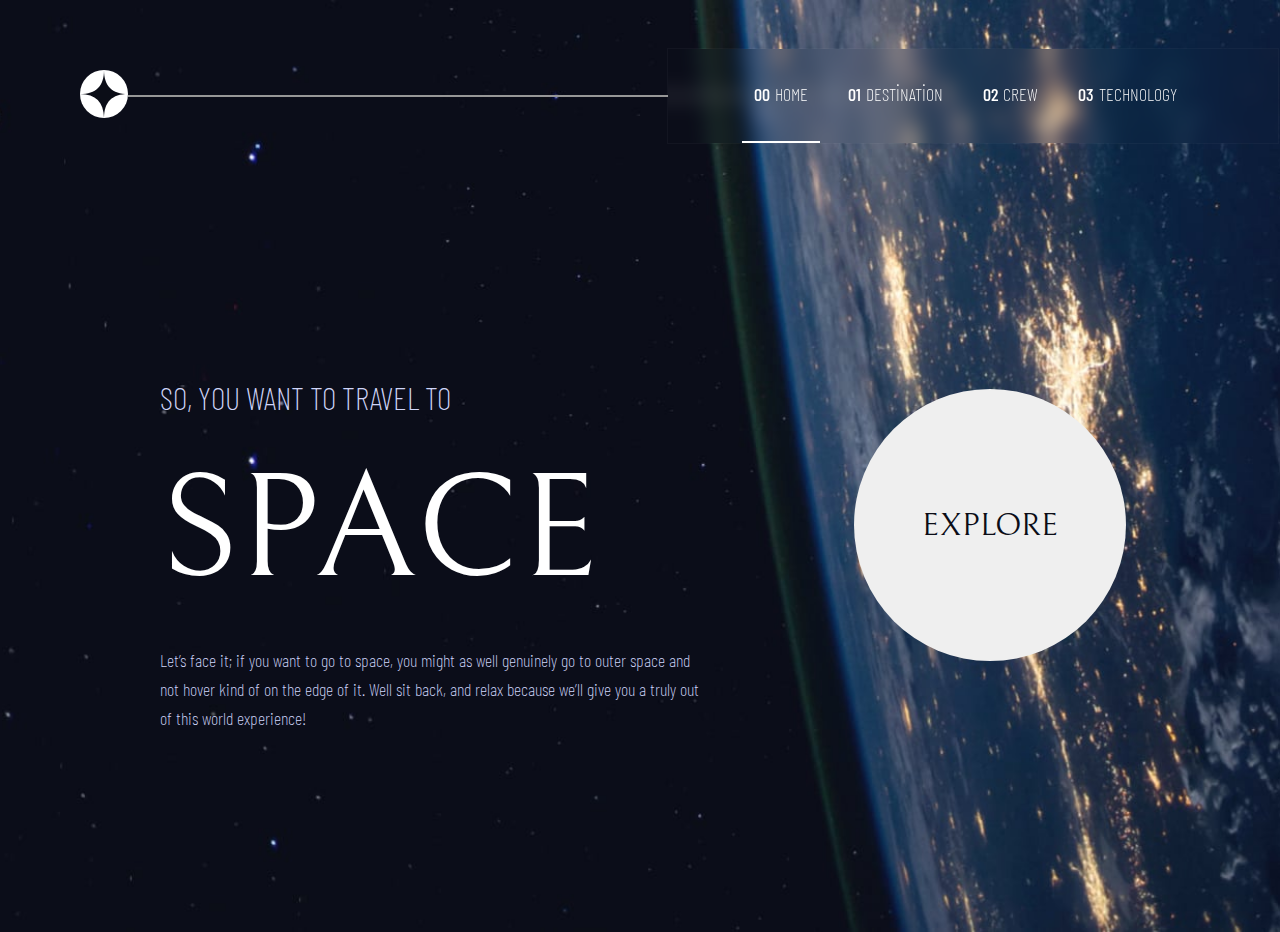
<file: index.html>
<!DOCTYPE html>
<html lang="en">
  <head>
    <meta charset="UTF-8" />
    <meta name="viewport" content="width=device-width, initial-scale=1.0" />

    <link
      rel="icon"
      type="image/png"
      sizes="32x32"
      href="./assets/favicon-32x32.png" />

    <title>Frontend Mentor | Space tourism website</title>
    <link rel="stylesheet" href="index.css" />
    <style>
      @import url("https://fonts.googleapis.com/css2?family=Barlow+Condensed:ital,wght@0,100;0,200;0,300;0,400;0,500;0,600;0,700;0,800;0,900;1,100;1,200;1,300;1,400;1,500;1,600;1,700;1,800;1,900&family=Noto+Sans:ital,wght@0,100..900;1,100..900&display=swap");
    </style>
    <link rel="preconnect" href="https://fonts.googleapis.com" />
    <link rel="preconnect" href="https://fonts.gstatic.com" crossorigin />
    <link
      href="https://fonts.googleapis.com/css2?family=Bellefair&display=swap"
      rel="stylesheet" />
  </head>
  <body class="page">
    <header>
      <div class="header-logo">
        <img src="assets/shared/logo.svg" alt="" />
      </div>
      <div class="line"></div>
      <div class="header-right">
        <div class="menu-links">
          <a href="index.html" class="active">
            <span class="number-span">00</span> HOME</a
          >
          <a href="destination.html"
            ><span class="number-span">01</span> DESTİNATİON</a
          >
          <a href="crew.html"> <span class="number-span">02</span>CREW</a>
          <a href="technology.html"
            ><span class="number-span">03</span> TECHNOLOGY</a
          >
        </div>
       
      </div>
      <div class="hamburger-menu">
        <img class="hamburger-img" src="assets/shared/icon-hamburger.svg" alt="">
      </div>
      
    </header>
    <div class="container ">
      <div class="context">
        <div class="word-wrapper">
          <p class="travel-text">SO, YOU WANT TO TRAVEL TO</p>
          <p class="space-h3">SPACE</p>
          <p class="paragraph-space">
            Let’s face it; if you want to go to space, you might as well
            genuinely go to outer space and not hover kind of on the edge of it.
            Well sit back, and relax because we’ll give you a truly out of this
            world experience!
          </p>
        </div>
      </div>
      <div class="explore-btn">
        <div class="white-circle">
          <button id="explore">
            <a href="destination.html" class="explore-link"> EXPLORE </a>
          </button>
        </div>
      </div>
      <script src="script.js"></script>
      <script src="index.js"></script>
    </div>
  </body>
</html>
</file>
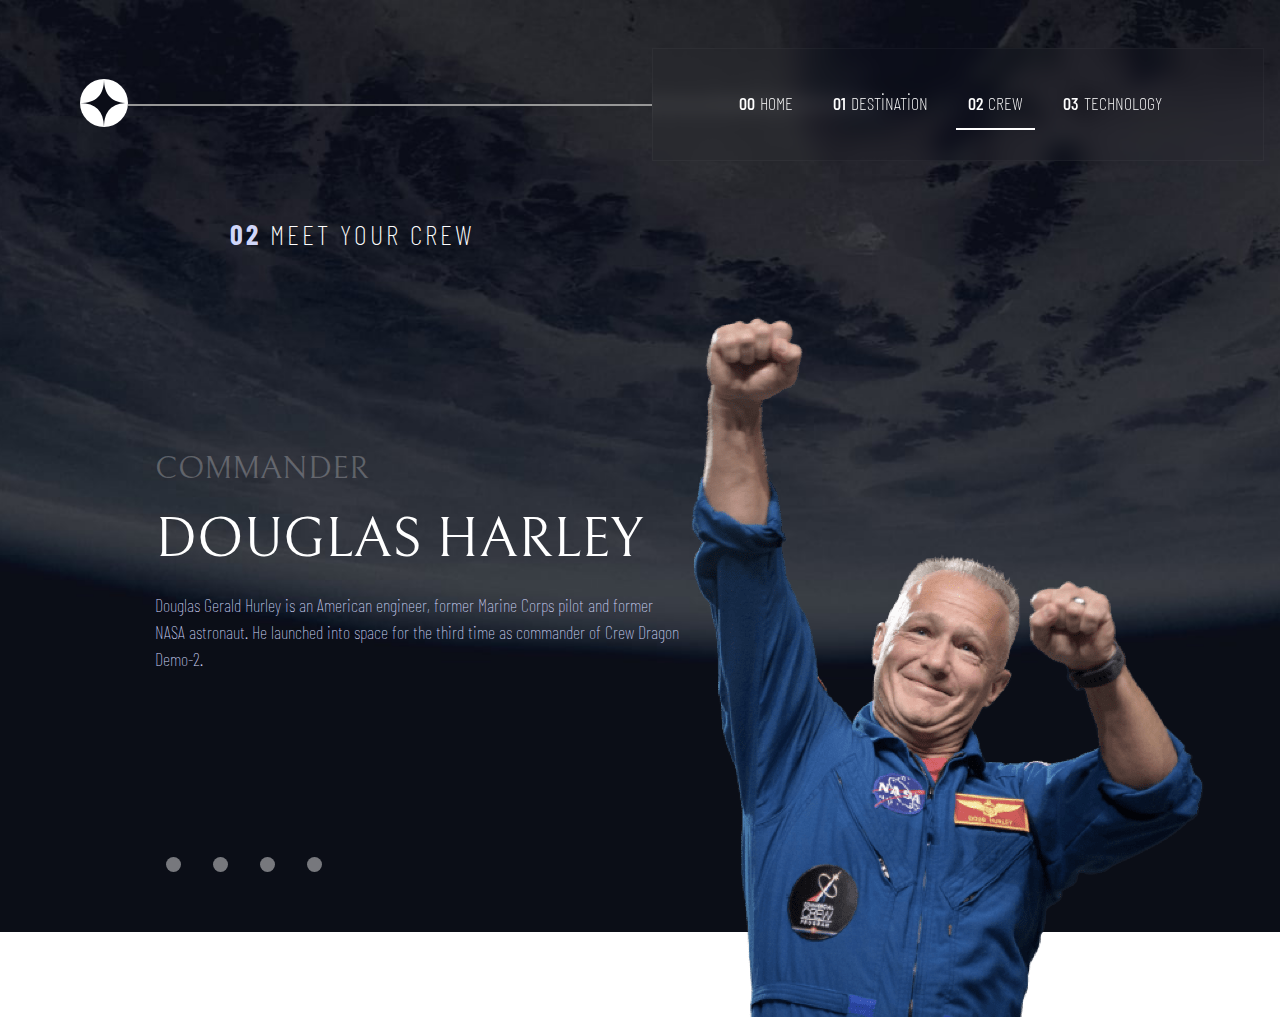
<file: crew.html>
<!DOCTYPE html>
<html lang="en">
  <head>
    <meta charset="UTF-8" />
    <meta name="viewport" content="width=device-width, initial-scale=1.0" />

    <link
      rel="icon"
      type="image/png"
      sizes="32x32"
      href="./assets/favicon-32x32.png" />

    <title>Frontend Mentor | Space tourism website</title>
    <link rel="stylesheet" href="crew.css" />
    <style>
      @import url("https://fonts.googleapis.com/css2?family=Barlow+Condensed:ital,wght@0,100;0,200;0,300;0,400;0,500;0,600;0,700;0,800;0,900;1,100;1,200;1,300;1,400;1,500;1,600;1,700;1,800;1,900&family=Noto+Sans:ital,wght@0,100..900;1,100..900&display=swap");
    </style>
    <link rel="preconnect" href="https://fonts.googleapis.com" />
    <link rel="preconnect" href="https://fonts.gstatic.com" crossorigin />
    <link
      href="https://fonts.googleapis.com/css2?family=Bellefair&display=swap"
      rel="stylesheet" />
  </head>
  <body class="crew ext-page">
    <header>
      <div class="header-logo">
        <img src="assets/shared/logo.svg" alt="" />
      </div>
      <div class="line"></div>
      <div class="header-right">
        <div class="menu-links">
          <a href="index.html"> <span class="number-span">00</span> HOME</a>
          <a href="destination.html"
            ><span class="number-span">01</span> DESTİNATİON</a
          >
          <a href="crew.html" class="active">
            <span class="number-span">02</span>CREW</a
          >
          <a href="technology.html"
            ><span class="number-span">03</span> TECHNOLOGY</a
          >
        </div>
      </div>
      <div class="hamburger-menu">
        <img class="hamburger-img" src="assets/shared/icon-hamburger.svg" alt="" />
      </div>
    </header>
    <div class="main-flex">
      <div class="header-wrapper">
        <h2><span class="header-span">02</span> MEET YOUR CREW</h2>
      </div>
      <div class="context">
        <div class="info-context">
          <div class="person">
            <div class="job">COMMANDER</div>
            <div class="name"><p>DOUGLAS HARLEY</p></div>
            <div class="text-context">
              <div class="paragrapfh">
                Douglas Gerald Hurley is an American engineer, former Marine
                Corps pilot and former NASA astronaut. He launched into space
                for the third time as commander of Crew Dragon Demo-2.
              </div>
            </div>
          </div>
        </div>
        <div class="slider-btn">
          <button class="btn"></button>
          <button class="btn"></button>
          <button class="btn"></button>
          <button class="btn"></button>
        </div>
      </div>
      <div class="img-grid">
        <img
          class="img-crew"
          src="assets/crew/image-douglas-hurley.png"
          alt="" />
      </div>
    </div>
    <script src="script.js"></script>
    <script src="crew.js"></script>
  </body>
</html>
</file>
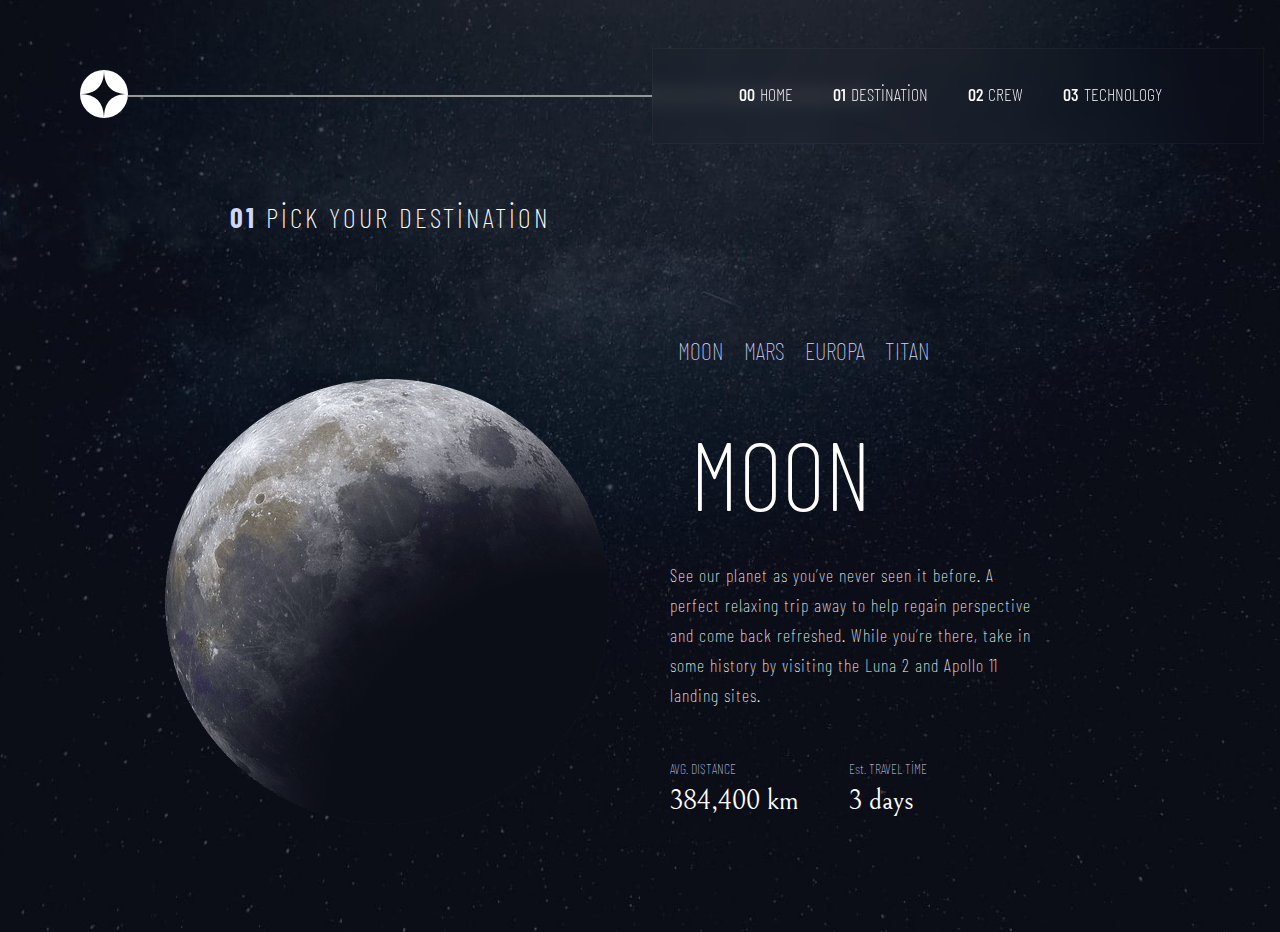
<file: destination.html>
<!DOCTYPE html>
<html lang="en">
  <head>
    <meta charset="UTF-8" />
    <meta name="viewport" content="width=device-width, initial-scale=1.0" />

    <link
      rel="icon"
      type="image/png"
      sizes="32x32"
      href="./assets/favicon-32x32.png" />
    <link rel="stylesheet" href="destination.css" />
    <title>Frontend Mentor | Space tourism website</title>
    <style>
      @import url("https://fonts.googleapis.com/css2?family=Barlow+Condensed:ital,wght@0,100;0,200;0,300;0,400;0,500;0,600;0,700;0,800;0,900;1,100;1,200;1,300;1,400;1,500;1,600;1,700;1,800;1,900&family=Noto+Sans:ital,wght@0,100..900;1,100..900&display=swap");
    </style>
    <link rel="preconnect" href="https://fonts.googleapis.com" />
    <link rel="preconnect" href="https://fonts.gstatic.com" crossorigin />
    <link
      href="https://fonts.googleapis.com/css2?family=Bellefair&display=swap"
      rel="stylesheet" />
  </head>
  <body class="destination ext-page">
    <header>
      <div class="header-logo">
        <img src="assets/shared/logo.svg" alt="" />
      </div>
      <div class="line"></div>
      <div class="header-right">
        <div class="menu-links">
          <a href="index.html">
            <span class="number-span active">00</span> HOME</a
          >
          <a href="destination.html" class="active"
            ><span class="number-span">01</span> DESTİNATİON</a
          >
          <a href="crew.html"> <span class="number-span">02</span>CREW</a>
          <a href="technology.html"
            ><span class="number-span">03</span> TECHNOLOGY</a
          >
        </div>
      </div>
      <div class="hamburger-menu">
        <img class="hamburger-img" src="assets/shared/icon-hamburger.svg" alt="" />
      </div>
    </header>
    <div class="header-wrapper">
      <h2><span class="header-span">01</span> PİCK YOUR DESTİNATİON</h2>
    </div>
    <div class="planets-wrapper">
      <div class="planets-img">
        <img
          class="planet-img"
          src="assets/destination/image-moon.png"
          alt="" />
      </div>
      <div class="planets-info">
        <div class="planets-links">
          <a href="#">MOON</a>
          <a href="#">MARS</a>
          <a href="#">EUROPA</a>
          <a href="#">TITAN</a>
        </div>
        <div class="planets-context">
          <div class="text-header">
            <p class="planet-name">MOON</p>
          </div>
          <p class="text-context">
            See our planet as you’ve never seen it before. A perfect relaxing
            trip away to help regain perspective and come back refreshed. While
            you’re there, take in some history by visiting the Luna 2 and Apollo
            11 landing sites.
          </p>
        </div>
        <div class="distance">
          <div class="avg">
            <h3 class="avg">AVG. DISTANCE</h3>
            <p class="infos class avg-text">384,400 km</p>
          </div>
          <div class="travel-time">
            <h3>Est. TRAVEL TİME</h3>
            <p class="infos travels">3 days</p>
          </div>
        </div>
      </div>
    </div>
    <script src="script.js"></script>
    <script src="destination.js"></script>
  </body>
</html>
</file>
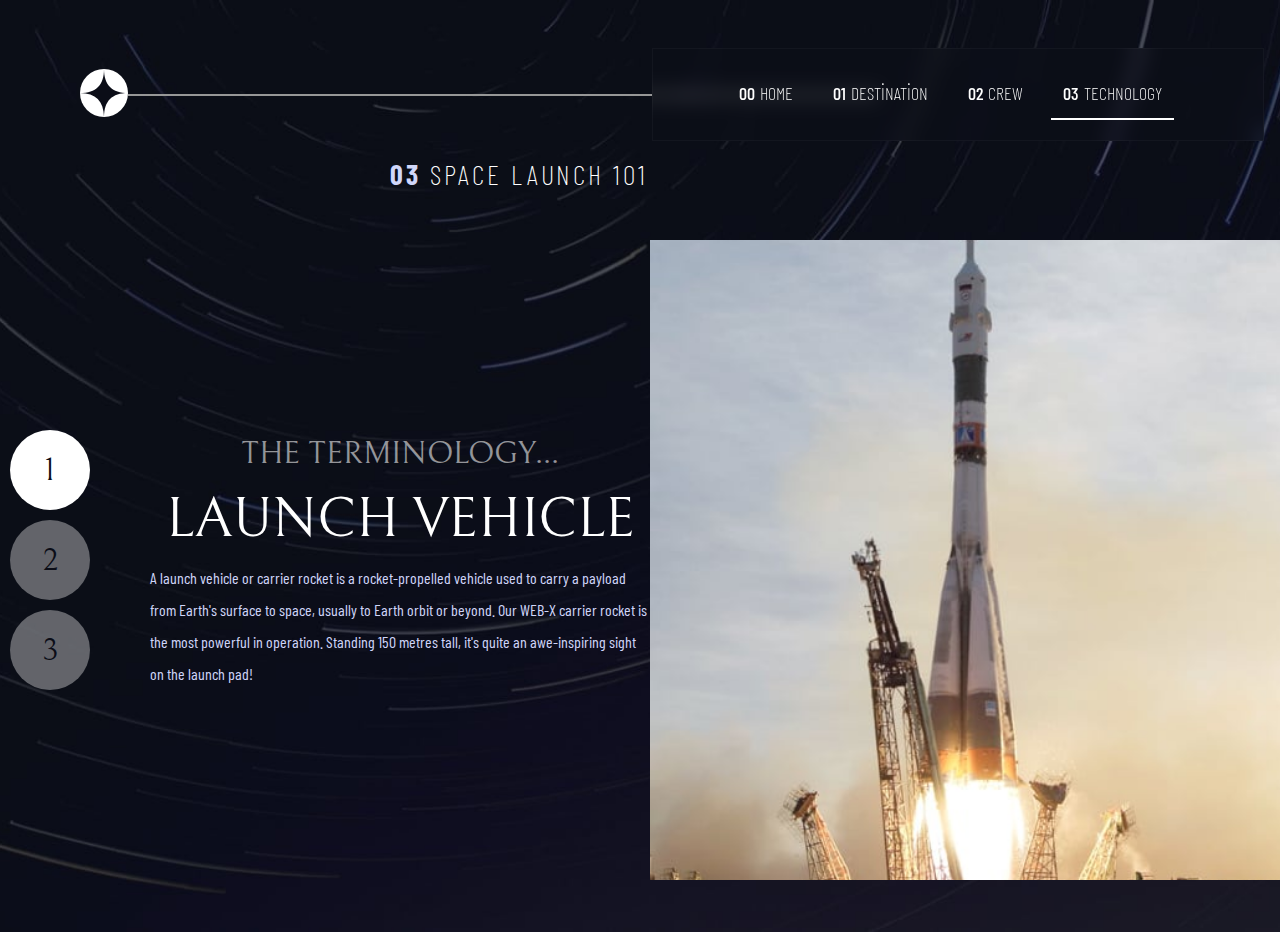
<file: technology.html>
<!DOCTYPE html>
<html lang="en">
  <head>
    <meta charset="UTF-8" />
    <meta name="viewport" content="width=device-width, initial-scale=1.0" />

    <link
      rel="icon"
      type="image/png"
      sizes="32x32"
      href="./assets/favicon-32x32.png" />
    <style>
      @import url("https://fonts.googleapis.com/css2?family=Barlow+Condensed:ital,wght@0,100;0,200;0,300;0,400;0,500;0,600;0,700;0,800;0,900;1,100;1,200;1,300;1,400;1,500;1,600;1,700;1,800;1,900&family=Noto+Sans:ital,wght@0,100..900;1,100..900&display=swap");
    </style>
    <link rel="preconnect" href="https://fonts.googleapis.com" />
    <link rel="preconnect" href="https://fonts.gstatic.com" crossorigin />
    <link
      href="https://fonts.googleapis.com/css2?family=Bellefair&display=swap"
      rel="stylesheet" />
    <title>Frontend Mentor | Space tourism website</title>
    <link rel="stylesheet" href="tecnology.css" />
  </head>
  <body class="tecnology ext-page">
    <header>
      <div class="header-logo">
        <img src="assets/shared/logo.svg" alt="" />
      </div>
      <div class="line"></div>
      <div class="header-right">
        <div class="menu-links">
          <a href="index.html"> <span class="number-span">00</span> HOME</a>
          <a href="destination.html"
            ><span class="number-span">01</span> DESTİNATİON</a
          >
          <a href="crew.html"> <span class="number-span">02</span>CREW</a>
          <a href="technology.html" class="active"
            ><span class="number-span">03</span> TECHNOLOGY</a
          >
        </div>
        
      </div>
      <div class="hamburger-menu">
        <img src="assets/shared/icon-hamburger.svg" alt="" />
      </div>
    </header>
    <div class="container">
      <div class="text-header-wrapper">
        <h2><span class="header-span">03</span> SPACE LAUNCH 101</h2>
      </div>
      <div class="content-grid-wrapper">
        <div class="buttons">
          <button class="num-btn">1</button>
          <button class="num-btn">2</button>
          <button class="num-btn">3</button>
        </div>
        <div class="text-content">
          <p class="terminology">THE TERMINOLOGY...</p>
          <p class="vehicle">LAUNCH VEHICLE</p>
          <p class="description">
            A launch vehicle or carrier rocket is a rocket-propelled vehicle
            used to carry a payload from Earth’s surface to space, usually to
            Earth orbit or beyond. The WEB-X carrier rocket is the most powerful
            in operation. Standing 150 metres tall, it’s quite an awe-inspiring
            sight on the launch pad!
          </p>
        </div>
      </div>

      <div class="img-div">
        <img
          class="img-tecnology"
          src="assets/technology/image-launch-vehicle-portrait.jpg"
          alt="" />
      </div>
    </div>
    <script src="script.js"></script>
    <script src="technology.js"></script>
  </body>
</html>
</file>
<file: index.css>
* {
  margin: 0;
  padding: 0;
  box-sizing: border-box;
}
body {
  background-image: url("assets/home/background-home-desktop.jpg");
  background-repeat: no-repeat;
  background-size: cover;
  height: 100vh;
  background-position: center;

  transition: opacity 0.4s ease-in-out;
}
.ext-page {
  opacity: 0;
}
header {
  display: flex;
  align-items: center;
  justify-content: space-between;
  padding: 16px;
  margin-top: 32px;
}
.header-logo {
  padding-left: 64px;
}

.line {
  width: 750px;
  border: 0.3px #979797 solid;
  position: absolute;
  z-index: -1;
  left: 10%;
}
header > .header-right {
  position: relative;
  display: flex;
  width: 96px;
  left: 15px;
  align-items: center;
  justify-content: right;
  width: 49%;
  
  background-color: #1f1f1f00;
  border: 1px solid rgba(255, 255, 255, 0.036);
  

  height: 96px;
}
.menu-links {
  width: 100%;
  display: flex;
  align-items: flex-end;
  justify-content: center;
  height: 100%;
  background-color: #1f1f1f00;
  backdrop-filter: blur(10px);
}
.number-span {
  margin-right: 5px;
  font-weight: 500;
}
.header-right > .menu-links > a {
  font-weight: 200; /* Tek bir değer */
  line-height: 1.4;
  padding: 12px; /* Sadece biri kalsın */
  transition: color 0.3s ease;
  display: flex;
  align-items: center;
  text-align: center;
  font-size: 18px;
  font-family: "Barlow Condensed", sans-serif;
  text-decoration: none;
  margin-right: 16px;
  color: #fff;
  height: 100%;
  border-bottom: 2px solid transparent;
}
.menu-links > a.active {
  border-bottom: 2px solid white;
}
.header-right > .menu-links a:hover {
  border-bottom: 2px solid #b6b2b2;
}
.container {
  display: grid;
  grid-template-columns: repeat(2, 1fr);
  grid-template-rows: 1fr;

  font-family: "Barlow Condensed", sans-serif;
  color: #ffff;
  height: calc(100vh - 128px);
  width: 100%;
  text-align: center;
}
.context {
  padding-left: 160px;
  display: flex;
  width: 100%;
  align-items: end;
  justify-content: end;
  margin-bottom: 140px;
  flex-direction: column;
  padding-bottom: 50px;

  width: 100%;
  align-items: center;
}
.word-wrapper {
  display: flex;
  gap: 30px;
  flex-direction: column;
  align-items: start;
}
.travel-text {
  color: #d0d6f9;
  font-size: 32px;
  font-weight: 200;
}
.space-h3 {
  font-size: 148px;
  font-family: "Bellefair", serif;
  font-weight: 400;
  font-style: normal;
}
.paragraph-space {
  font-family: "Barlow Condensed";
  font-weight: 200;
  color: #d0d6f9;
  font-size: 18px;
  text-align: left;
  line-height: 1.6;
  width: 540px;
  height: 96px;
}
button {
  cursor: pointer;
  width: 272px;
  height: 272px;
  border-radius: 999px;
  font-size: 32px;
  font-weight: 100;
  border: none;
  display: flex;
  align-items: center;
  justify-content: center;
  font-family: "Bellefair", serif;
}
.explore-btn {
  position: relative;
  display: flex;
  justify-content: center;
  align-items: end;
  margin-bottom: 250px;
  width: 100%;
}

.white-circle {
  position: absolute;
  top: 70%;
  left: 50%;
  transform: translate(-50%, -50%);
  transition: all 0.3s ease;
}
.explore-link {
  border: none;
  display: flex;
  align-items: center;
  justify-content: center;
  font-family: "Bellefair", serif;
  text-decoration: none;
  color: #0b0d17;
}
/* hamburger menu */
.hamburger-menu {
  display: none;
}
@media (min-width: 250px) and (max-width: 768px) {
  .line {
    display: none;
  }
  .hamburger-menu {
    display: block;
    position: absolute;
    right: 0;
    z-index: 1;
    padding: 3px;
  }
  header {
    z-index: 10001;
    margin: 0;
    padding: 0;
  }
  .header-logo {
    padding-top: 10px;
    padding-left: 10px;
  }

  .header-right {
    display: flex;
    flex-direction: column;
    flex-direction: column;
    position: fixed;
    background-color: #0b0d178a;
    
    right: 0;
    height: 100vh;
    width: 300px;
    display: flex;
    justify-content: start;
    align-items: center;
  }
  .menu-links {
    flex-direction: column;
    position: fixed;
    background-color: #0b0d178a;
   
    right: 0;
    height: 100vh;
    width: 300px;
    display: flex;
    justify-content: start;
    align-items: center;
    padding-top: 100px;
    gap: 10px;
    display: none;
  }
  .header-right > .menu-links > a {
    height: 3px;
  }
 
  .container {
    height: 100vh;
    grid-template-columns: 1fr;
    align-items: start;
    justify-content: center;
    
  }
  .context {
    justify-content: center;
    align-items: center;

    padding: 0;
  }
  .word-wrapper {
    justify-content: center;
    align-items: center;
    gap: 60px;
  }

  .travel-text {
    font-size: 16px;
  }
  .space-h3 {
    font-size: 50px;
  }
  .paragraph-space {
    width: 324px;
    height: 135px;
    font-size: 15px;
  }
  .explore-btn {
    display: flex;

    position: relative;
    align-items: center;
    justify-content: center;
  }

  #explore {
    font-size: 18px;
    display: flex;
    align-items: center;
    justify-content: center;
    width: 144px;
    height: 144px;
  }
  .menu-links > a.active {
    border-right: 2px solid white;
    border-bottom: none;
  }
  .header-right > .menu-links > a:hover {
    border-bottom: none;
    border-right: 2px solid#d0d6f9;
  }
}
@media screen and (min-width: 769px) and (max-width: 1260px) {
  header {
    margin: 0;
    padding: 0;
  }
  .line {
    display: none;
  }
  .header-right {
    width: 90% !important;
    justify-content: space-between;
  }
  .menu-links {
    justify-content: space-around;
  }
  .container {
    grid-template-columns: 1fr;
    align-items: center;
    justify-content: center;
    gap: 50px;
  }
  .context {
    justify-content: center;
    align-items: center;

    padding: 0;
  }
  .word-wrapper {
    justify-content: center;
    align-items: center;
    gap: 60px;
  }

  .travel-text {
    padding-top: 10px;
    font-size: 28px;
  }
  .space-h3 {
    font-size: 144px;
  }
  .paragraph-space {
    text-align: center;
    width: 324px;
    height: 135px;
    font-size: 16px;
  }
  .explore-btn {
    display: flex;
    position: relative;
    align-items: center;
    justify-content: center;
  }

  #explore {
    font-size: 18px;
    display: flex;
    align-items: center;
    justify-content: center;
    width: 160px;
    height: 160px;
  }
}
</file>
<file: crew.css>
* {
  margin: 0;
  padding: 0;
  box-sizing: border-box;
}
.crew {
  background-image: url("assets/crew/background-crew-desktop.jpg");
  background-repeat: no-repeat;
  background-size: cover;
  height: 100vh;
  background-position: center;
}
body {
  transition: opacity 0.4s ease-in-out;
}
.ext-page {
  opacity: 0;
}
header {
  display: flex;
  align-items: center;
  justify-content: space-between;
  padding: 16px;
  margin-top: 32px;
}
.header-logo {
  padding-left: 64px;
}
.line {
  width: 750px;
  border: 0.3px #979797 solid;
  position: absolute;
  z-index: -1;
  left: 10%;
}
header > .header-right {
  /* position: relative; */
  display: flex;

  padding: 30px;

  align-items: center;
  justify-content: right;
  width: 49%;
  background-color: #1f1f1f00;

  border: 1px solid rgba(255, 255, 255, 0.036);
  backdrop-filter: blur(10px);
}
.menu-links {
  width: 100%;
  display: flex;
  align-items: flex-end;
  justify-content: center;
  height: 100%;
}
.number-span {
  margin-right: 5px;
  font-weight: 500;
}
.header-right > .menu-links > a {
  font-weight: 200; /* Tek bir değer */
  line-height: 1.4;
  padding: 12px; /* Sadece biri kalsın */
  transition: color 0.3s ease;
  display: flex;
  align-items: center;
  text-align: center;
  font-size: 18px;
  font-family: "Barlow Condensed", sans-serif;
  text-decoration: none;
  margin-right: 16px;
  color: #fff;
  height: 100%;
  border-bottom: 2px solid transparent;
}
.menu-links > a.active {
  border-bottom: 2px solid white;
}
.header-right > .menu-links a:hover {
  border-bottom: 2px solid #b6b2b2;
}

.header-wrapper {
  margin-top: 40px;
}
h2 {
  padding-left: 230px;
  color: white;
  font-family: "Barlow Condensed", sans-serif;
  font-size: 28px;
  font-weight: 200;
  letter-spacing: 3px;
}
.header-span {
  font-weight: bold;
  color: #d0d6f9;
}
.main-flex {
  display: grid;
  grid-template-areas:
    "header header"
    "context img";
  grid-template-columns: 1fr 1fr;
  grid-template-rows: auto 1fr;
}
.header-wrapper {
  height: 100px;
  grid-area: header;
}
.job {
  font-family: "Bellefair", serif;
  font-size: 32px;
  color: rgba(255, 255, 255, 0.253);
  font-weight: 100;
}
.name > p {
  font-family: "Bellefair", serif;
  font-size: 56px;
  font-weight: 100;
  color: rgb(255, 255, 255);
  font-weight: 100;
}

.context {
  grid-area: context;
  display: flex;
  flex-direction: column;
  align-items: center;
  justify-content: center;
  padding-left: 150px;
}
.paragrapfh {
  text-align: left;
  color: #d0d6f9;
  width: 530px;
  height: 96px;
  font-size: 18px;
  font-family: "Barlow Condensed", sans-serif;
  font-weight: 100;
  line-height: 1.5;
}
.info-context > div {
  display: flex;
  flex-direction: column;
  gap: 20px;
}
.img-grid {
  grid-area: img;
}
.slider-btn {
  width: 540px;
  height: 200px;

  display: flex;
  align-items: end;
}
.act {
  background-color: #fff !important;
}
.slider-btn > button {
  background-color: rgba(255, 255, 255, 0.444);
  margin: 16px;
  width: 15px;
  height: 15px;
  border: none;
  cursor: pointer;
  border-radius: 999px;
}
.slider-btn > button:hover {
  background-color: rgba(255, 255, 255, 0.64);
}

.fade-out {
  opacity: 0;
  transition: opacity 0.4s ease-in-out;
}

.fade-in {
  opacity: 1;
  transition: opacity 0.4s ease-in-out;
}
/* hamburger menu */
.hamburger-menu {
  display: none;
}
@media screen and (min-width: 250px) and (max-width: 758px) {
  .hamburger-menu {
    display: block;
    position: fixed;
    z-index: 999;
    right: 10px;
    cursor: pointer;
  }
  header {
    margin: 0;
    padding: 0;
  }
  .header-wrapper > h2 {
    font-size: 16px;
  }
  .header-logo {
    padding-top: 10px;
    padding-left: 10px;
  }
  .header-right {
    position: fixed;
    right: 0;
    height: 100vh;
    top: 0;
    width: 65% !important;
  }
  .header-right > .menu-links {
    height: auto;
    position: absolute;
    gap: 10px;
    top: 60px;
    right: 0;
    flex-direction: column;
    align-items: center;
    justify-content: center;
  }

  .menu-links > a {
    border-right: 2px solid transparent;
  }
  .menu-links > a.active {
    border-bottom: none !important;
    border-right: 2px solid white;
  }
  .menu-links a:hover {
    border-bottom: none !important;
    border-right: 2px solid #b6b2b2;
  }
  .line {
    display: none;
  }
  .info-context {
    gap: 0;
  }
  .menu-links > a {
    padding: 0px;
    font-size: 16px;
  }
  .job {
    font-size: 18px;
  }
  .name > p {
    font-size: 24px;
  }
  .paragrapfh {
    font-size: 15px;
  }

  .img-grid {
    width: 327px;
    height: 247px;
  }
  .img-crew {
    height: 100%;
  }
  .main-flex {
    grid-template-columns: 1fr;
    grid-template-areas:
      "header"
      "context"
      "img";
    justify-items: center; /* YATAY ortalama */
    align-items: center;
    text-align: center;
    gap: 0px;
  }
  .text-context {
    width: 327px;
   
    display: flex;
    align-items: center;
    justify-content: center;
  }
  .paragrapfh {
    line-height: 1.5;

    justify-content: center;
    align-items: center;
  }
  .header-wrapper {
    text-align: center;
    grid-area: header;
    display: flex;
    align-items: center;
    height: auto;
  }
  .header-wrapper > h2 {
    padding: 0;
  }
  .img-grid {
    width: 100%;
    justify-content: center;
    align-items: center;
    grid-area: img;
  }
  .slider-btn {
    height: auto;
    display: flex;
    flex-direction: row;
    width: auto;
    align-items: center;
    justify-content: center;
  }
  .context {
    grid-area: context;
    justify-content: center;
    align-items: center;
    width: auto;
    padding: 0;
  }
  .btn {
    width: 10px;
    height: 10px;
  }
  .img-grid {
    margin-top: 50px;
    width: auto;
  }
}
@media screen and (min-width: 759px) and (max-width: 1260px) {
  header {
    margin: 0;
    padding: 0;
  }
  .header-logo {
    padding-left: 10px;
    padding-top: 10px;
  }
  .line {
    display: none;
  }
  header > .header-right {
    width: 90%;
  }
  .header-right > .menu-links {
    align-items: center;
    justify-content: space-around;
  }
  .main-flex {
    grid-template-columns: 1fr;
    grid-template-areas:
      "header"
      "context"
      "img";
    
  }
  .job {
    font-size: 24px;
  }
  .name > p {
    font-size: 40px;
  }
  .paragrapfh {
    font-size: 16px;
  }
  .slider-btn {
    width: auto;
    height: auto;
  }
  .slider-btn > .btn {
    width: 10px;
    height: 10px;
  }
  .img-grid {
    width: 100%;
    
    display: flex;
    align-items: center;
    justify-content: center;
  }
  .img-crew {
    align-items: center;
    
    width :400px;
    height: 440px;
  }
  .context {
    padding-left: 0px;
  }
  
  .person{
    align-items: center;
  }
  .header-wrapper{
    display: flex;
   
    align-items: center;
    justify-content: start;
  }
  .header-wrapper>h2{
    padding-left: 10px;
  }
}
</file>
<file: destination.css>
* {
  margin: 0;
  padding: 0;
  box-sizing: border-box;
}
.destination {
  background-image: url("assets/destination/background-destination-desktop.jpg");
  background-repeat: no-repeat;
  background-size: cover;
  height: 100vh;
  background-position: center;
}
body {
  transition: opacity 0.4s ease-in-out;
}

header {
  display: flex;
  align-items: center;
  justify-content: space-between;
  padding: 16px;
  margin-top: 32px;
}
.header-logo {
  padding-left: 64px;
}
.line {
  width: 750px;
  border: 0.3px #979797 solid;
  position: absolute;
  z-index: -1;
  left: 10%;
}
header > .header-right {
  position: relative;
  display: flex;

  align-items: center;
  justify-content: right;
  width: 49%;
  background-color: #1f1f1f00;

  border: 1px solid rgba(255, 255, 255, 0.036);
  backdrop-filter: blur(10px);

  height: 96px;
}
.menu-links {
  width: 100%;
  display: flex;
  align-items: flex-end;
  justify-content: center;
  height: 100%;
}
.menu-links > a.active {
  border-bottom: 2px solid white;
}
.number-span {
  margin-right: 5px;
  font-weight: 500;
}
.header-right > .menu-links > a {
  font-weight: 200; /* Tek bir değer */
  line-height: 1.4;
  padding: 12px; /* Sadece biri kalsın */
  transition: color 0.3s ease;
  display: flex;
  align-items: center;
  text-align: center;
  font-size: 18px;
  font-family: "Barlow Condensed", sans-serif;
  text-decoration: none;
  margin-right: 16px;
  color: #fff;
  height: 100%;
  border-bottom: 2px solid transparent;
}
.header-right > .menu-links a:hover {
  border-bottom: 2px solid #b6b2b2;
}

.header-wrapper {
  margin-top: 40px;
}
h2 {
  padding-left: 230px;
  color: white;
  font-family: "Barlow Condensed", sans-serif;
  font-size: 28px;
  font-weight: 200;
  letter-spacing: 3px;
}
.header-span {
  font-weight: bold;
  color: #d0d6f9;
}
.planets-wrapper {
  display: flex;

  align-items: center;
  justify-content: center;
  height: calc(100vh - 215.5px);
}
.planets-wrapper > div {
  flex: 1;
}
.planets-info {
  opacity: 1;
  transition: opacity 0.4s ease-in-out;
}

.planets-info.fade-out {
  opacity: 0;
}
.text-header {
  width: 400px;
  color: white;
  font-size: 96px;

  padding-left: 20px;
  font-weight: 200;
}
.text-context {
  width: 60%;
  color: white;
  font-family: "Barlow Condensed", sans-serif;
  font-weight: 100;
  font-size: 18px;
  line-height: 30px;
  letter-spacing: 1px;
}
.planets-img {
  display: flex;
  align-items: center;
  justify-content: end;
  margin-right: 60px;

  margin-top: 50px;
}
.planet-img {
  opacity: 1;
  transition: opacity 1s ease-in-out;
}

.planet-img.fade-out {
  opacity: 0;
}

.planets-info {
  display: flex;
  flex-direction: column;
  gap: 50px;
  justify-content: center;
}
.planets-links {
  font-size: 16px;
}

.planets-links > a {
  font-family: "Barlow Condensed", sans-serif;
  text-decoration: none;
  padding: 8px;
  font-size: 24px;
  color: #d0d6f9;
  font-weight: 100;
  border-bottom: 2px solid transparent;
  cursor: pointer;
}
.planets-active {
  border-bottom: 2px solid white !important;
}
.planets-links > a:hover {
  border-bottom: 2px solid #b6b2b2;
}
.planets-context {
  display: flex;
  flex-direction: column;
  gap: 30px;
  font-size: 18px;
  font-family: "Barlow Condensed", sans-serif;
}
.distance {
  display: flex;
  flex-direction: row;
  gap: 50px;
}
.avg > h3 {
  font-weight: 100;
  font-size: 14px;
  color: #d0d6f9;
  font-family: "Barlow Condensed", sans-serif;
}
.travel-time > h3 {
  font-weight: 100;
  color: #d0d6f9;
  font-family: "Barlow Condensed", sans-serif;
  font-size: 14px;
}
.infos {
  color: white;
  padding-top: 8px;
  font-size: 28px;
  font-family: "Bellefair", serif;
}
.ext-page {
  opacity: 0;
}

.fade-out {
  opacity: 0;
  transition: opacity 0.4s ease-in-out;
}

.fade-in {
  opacity: 1;
  transition: opacity 0.4s ease-in-out;
}
/* hamburger menu */
.hamburger-menu {
  display: none;
}
@media screen and (min-width: 250px) and (max-width: 768px) {
  header {
    margin: 0px;
    padding: 0px;
  }
  .line {
    display: none;
  }
  .header-logo {
    padding-top: 20px;
    padding-left: 20px;
  }
  header > .header-right {
    display: none;
    width: 327px;
    position: fixed;
    bottom: 0;
    top: 0;

    height: 100vh;
    align-items: center;
    justify-content: start;
    right: 0;
    gap: 5px;

    flex-direction: column;
  }
  .header-right > .menu-links {
    padding-top: 90px;
    justify-content: start;
    align-items: center;
    flex-direction: column;
  }
  .header-right > .menu-links > a {
    font-weight: 200; /* Tek bir değer */
    line-height: 1.4;

    transition: color 0.3s ease;
    display: flex;

    height: auto;

    text-align: center;
    font-size: 18px;
    font-family: "Barlow Condensed", sans-serif;
    text-decoration: none;

    color: #fff;

    border-bottom: 2px solid transparent;
  }
  .header-wrapper {
   margin: 0px;
  
   margin-bottom: 25px;
    
    
  }
  .text-header {
    padding: 0px;
  }
  .header-wrapper > h2 {
    padding: 0;
    text-align: center;
    font-size: 16px;
  }
  .planets-wrapper {
    display: flex;
    flex-direction: column;
    justify-content: center;
    align-items: center;
    
  }
  .planets-img {
    display: flex;
    align-items: center;
    justify-content: center;
    margin-right: 0px;
  }
  .planet-img {
    height: 144px;
    width: 144px;
  }
  .planets-info {
    
    flex-direction: column;
    align-items: center;
    gap: 10px;
  }

  .planets-context {
    flex-direction: column;
    align-items: center;
    gap: 0;
    margin: 0px;
    padding: 0px;
  }
  .planets-links > a {
    font-size: 14px;
  }
  .planet-name {
    font-size: 50px;
    text-align: center;
  }
  .text-context {
    font-size: 15px;
    
    width: 70%;
    padding-left: 10px;
  }
  .avg {
    font-size: 14px;
  }
  .avg-text {
    font-size: 28px;
  }
  .travel-time {
    font-size: 14px;
  }
  .travels {
    font-size: 28px;
  }
  .distance {
    flex-direction: column;
    text-align: center;
    gap: 5px;
  }
  .hamburger-menu {
    display: block;
    position: fixed;
    right: 0;
    padding-top: 10px;
    padding-right: 20px;
  }
}
@media screen and (min-width: 769px) and (max-width: 1260px) {
  header {
    margin: 0;
    padding: 0;
  }
  .header-logo {
    padding-left: 10px;
    padding-top: 10px;
  }
  header > .header-right {
    width: 90%;
    display: flex;
  }
  .header-wrapper {
    margin: 0;
    text-align: left;
    padding-top: 10px;
    padding-left: 10px;
  }
  .header-wrapper > h2 {
    padding: 0;
  }
  .header-right > .menu-links {
    display: flex;
    justify-content: space-around;
  }
  .planets-context {
    align-items: center;
    justify-content: center;
  }
  .planets-links {
    align-items: center;
    font-size: 16px;
    display: flex;
    justify-content: center;
  }
  .planets-img {
    margin: 0px;

    width: 100%;
    align-items: center;
    justify-content: center;
  }
.text-header{
  text-align: center;
  width: 100%;
}
  .planet-img {
    width: 300px;
    height: 300px;
  }
  .planets-wrapper {
    flex-direction: column;
    align-items: center;
    justify-content: center;
  }
  .planet-name {
    font-size: 80px;
  }
  .planets-links > a {
    font-size: 16px;
  }
  .text-context {
    font-size: 16px;
  }
  .avg {
    font-size: 16px;
  }
  .avg-text {
    font-size: 28px;
  }
  .travel-time > p {
    font-size: 28px;
  }
  .travel-time > h3 {
    font-size: 16px;
  }
  .distance{
   
    justify-content: center;
  }
}
</file>
<file: tecnology.css>
* {
  margin: 0;
  padding: 0;
  box-sizing: border-box;
}
.tecnology {
  background-image: url("assets/technology/background-technology-desktop.jpg");
  background-repeat: no-repeat;
  background-size: cover;
  height: 100vh;
  background-position: center;
}

body {
  transition: opacity 0.4s ease-in-out;
}
header {
  display: flex;
  align-items: center;
  justify-content: space-between;
  padding: 16px;
  margin-top: 32px;
}

.header-logo {
  padding-left: 64px;
}
.line {
  width: 750px;
  border: 0.3px #979797 solid;
  position: absolute;
  z-index: -1;
  left: 10%;
}
header > .header-right {
  display: flex;
  width: 96px;
  padding: 20px;
  align-items: center;
  justify-content: right;
  width: 49%;
  background-color: #1f1f1f00;

  border: 1px solid rgba(255, 255, 255, 0.036);
  backdrop-filter: blur(10px);
}
.menu-links {
  width: 100%;
  display: flex;
  align-items: flex-end;
  justify-content: center;
  height: 100%;
}
.number-span {
  margin-right: 5px;
  font-weight: 500;
}
.header-right > .menu-links > a {
  font-weight: 200; /* Tek bir değer */
  line-height: 1.4;
  padding: 12px; /* Sadece biri kalsın */
  transition: color 0.3s ease;
  display: flex;
  align-items: center;
  text-align: center;
  font-size: 18px;
  font-family: "Barlow Condensed", sans-serif;
  text-decoration: none;
  margin-right: 16px;
  color: #fff;
  height: 100%;
  border-bottom: 2px solid transparent;
}
.header-right > .menu-links a:hover {
  border-bottom: 2px solid #b6b2b2;
}
.menu-links > a.active {
  border-bottom: 2px solid white;
}
.header-wrapper {
  margin-top: 40px;
}
h2 {
  padding-left: 230px;
  color: white;
  font-family: "Barlow Condensed", sans-serif;
  font-size: 28px;
  font-weight: 200;
  letter-spacing: 3px;
}
.header-span {
  font-weight: bold;
  color: #d0d6f9;
}
.container {
  display: grid;

  grid-template-areas:
    "header header"
    "content-left   content-right";
  grid-template-columns: 1fr 0.79fr;
  grid-template-rows: auto 1fr;
  height: calc(100vh - 128px);
}
.text-header-wrapper {
  grid-area: header;
  margin-left: 10rem;
}

.content-grid-wrapper {
  display: grid;
  grid-row: auto 1fr;
  align-items: center;
  justify-content: end;
}
.terminology {
  font-size: 32px;
  font-family: "Bellefair", serif;
  color: rgba(255, 255, 255, 0.567);
}
.vehicle {
  font-size: 56px;
  font-family: "Bellefair", serif;
  color: white;
}
.text-content {
  grid-column: 2;
  display: flex;
  align-items: center;
  justify-content: center;
  flex-direction: column;
  line-height: 1.5;
}
.img-div {
  grid-area: content-right;
}
.description {
  width: 500px;
  line-height: 2;

  color: #d0d6f9;
  font-family: "Barlow Condensed", sans-serif;
}
.buttons {
  gap: 60px;

  flex-direction: column;

  grid-column: 1;
  margin-right: 50px;
  border-radius: 50%;
}
.num-btn {
  margin: 10px;
  cursor: pointer;
  display: flex;
  align-items: center;
  justify-content: center;
  width: 80px;
  height: 80px;
  border-radius: 50%;
  border: none;
  background-color: #ffffff5c;
  color: #0b0d17;
  font-family: "Bellefair", serif;
  font-size: 32px;
}
.active-btn {
  background-color: #fff;
}
.num-btn.hover-aktif:hover {
  background-color: #ffffff8b;
  cursor: pointer;
}
.img-div {
  display: flex;
  align-items: center;
  justify-content: end;
}
.img-div > img {
  width: 640px;
  height: 640px;
  object-fit: cover;
  object-position: center;
}
.ext-page {
  opacity: 0;
}
.fade-out {
  opacity: 0;
  transition: opacity 0.4s ease-in-out;
}

.fade-in {
  opacity: 1;
  transition: opacity 0.4s ease-in-out;
}
/* hamburger menu */
.hamburger-menu {
  display: none;
}
@media screen and (min-width: 250px) and (max-width: 768px) {
  header {
    margin: 0;
    padding: 0;
  }
  .hamburger-menu {
    display: block;
    position: fixed;
    right: 0;
    z-index: 111;
  }
  .menu-links > a.active {
    border-bottom: none !important;
    border-right: 1px solid white;
  }
  .header-right > .menu-links a:hover {
    border-right: 1px solid #b6b2b2;
    border-bottom: none !important;
  }

  .header-logo {
    padding-left: 10px;
    padding-top: 10px;
  }
  .text-header-wrapper {
    width: 100%;

    margin: 0;
    display: flex;
    align-items: center;
    justify-content: center;
    padding: 10px;
    text-align: center;
    grid-area: header;
  }

  .text-header-wrapper > h2 {
    text-align: center;
    padding: 0;
  }
  .buttons {
    width: 100%;

    display: flex;
    align-items: start;
    justify-content: center;

    flex-direction: row;
    grid-area: button;
    gap: 10px;
  }
  .line {
    display: none;
  }
  .header-right {
    position: fixed;
    height: 100vh;
    right: 0;
    top: 0 !important;
    top: 30px;
  }
  .menu-links {
    height: 100%;
    position: relative;
    top: 40px;
    display: flex;
    flex-direction: column;
    height: auto;
    align-items: center;
    padding-top: 10px;
  }
  .header-right > .menu-links > a {
    font-size: 16px;
  }
  .container {
    justify-content: center;
    align-items: center;
    grid-template-columns: 1fr;
    grid-template-areas:
      "header"
      "content-right"
      "content-left";
    grid-template-columns: auto auto auto;
    width: 100%;
    border: 2px;
  }
  .content-grid-wrapper {
    display: grid;
    grid-template-columns: 1fr;
    grid-template-areas:
      "button"
      "context";

    height: 400px;
    gap: 10px;
    justify-content: start;
    align-items: start;
    grid-area: content-left;
    padding: 0;
  }
  .text-content {
    height: 300px;
    align-items: center;
    justify-content: start;
    gap: 20px;
    grid-area: context;
  }
  .terminology {
    text-align: center;
    font-size: 16px;
  }
  .text-header-wrapper > h2 {
    grid-area: header;
    font-size: 18px;
  }
  .vehicle {
    height: auto;
    text-align: center;
    font-size: 24px;
  }
  .description {
    width: 90%;

    align-items: center;
    justify-content: center;
    font-size: 15px;
    text-align: center;
  }
  .num-btn {
    width: 40px;
    height: 40px;
  }
  .img-div {
    display: flex;
    flex-direction: column;
    grid-area: content-right;

    width: 100%;
  }
  .img-div > img {
    width: 100%;
    height: auto;
    object-fit: contain;
  }
}
@media screen and (min-width: 769px) and (max-width: 1260px) {
  header {
    margin: 0;
    padding: 0;
  }
  .header-logo {
    padding-left: 10px;
  }
  header > .header-right {
    width: 90%;
    display: flex;
  }
  .header-right > .menu-links {
    display: flex;
    justify-content: space-around;
  }
  .text-header-wrapper {
    width: auto;

    margin: 0;
    display: flex;
    align-items: center;
    justify-content: start;
    padding: 10px;
    text-align: center;
    grid-area: header;
  }

  .text-header-wrapper > h2 {
    font-size: 20px;
    text-align: center;
    padding: 0;
  }
  .buttons {
    width: 100%;

    display: flex;
    align-items: start;
    justify-content: center;

    flex-direction: row;
    grid-area: button;
    gap: 10px;
  }
  .buttons > .num-btn {
    width: 56px;
    height: 56px;
  }
  .line {
    display: none;
  }

  .header-right > .menu-links > a {
    font-size: 16px;
  }
  .container {
    margin-top: 20px;
    justify-content: center;
    align-items: center;
    grid-template-columns: 1fr;
    grid-template-areas:
      "header"
      "content-right"
      "content-left";
    grid-template-columns: auto auto auto;
    width: 100%;

    border: 2px;
  }
  .content-grid-wrapper {
    display: grid;
    grid-template-columns: 1fr;
    grid-template-areas:
      "button"
      "context";

    height: 400px;
    gap: 10px;
    justify-content: start;
    align-items: start;
    grid-area: content-left;
    padding: 0;
  }
  .text-content {
    height: 300px;
    align-items: center;
    justify-content: start;
    gap: 20px;
    grid-area: context;
  }
  .terminology {
    text-align: center;
    font-size: 16px;
  }
  .text-header-wrapper > h2 {
    grid-area: header;
    font-size: 20px;
  }
  .vehicle {
    height: auto;
    text-align: center;
    font-size: 24px;
  }
  .description {
     

    align-items: center;
    justify-content: center;
    font-size: 15px;
    text-align: center;
  }
  .num-btn {
    width: 40px;
    height: 40px;
  }
  .img-div {
    display: flex;
    flex-direction: column;
    grid-area: content-right;
    
    align-items: center;
    justify-content: center;
    
  }
  .img-div > img {
    width: 100%;
    height: auto;
    object-fit: cover;
  }
}
</file>
